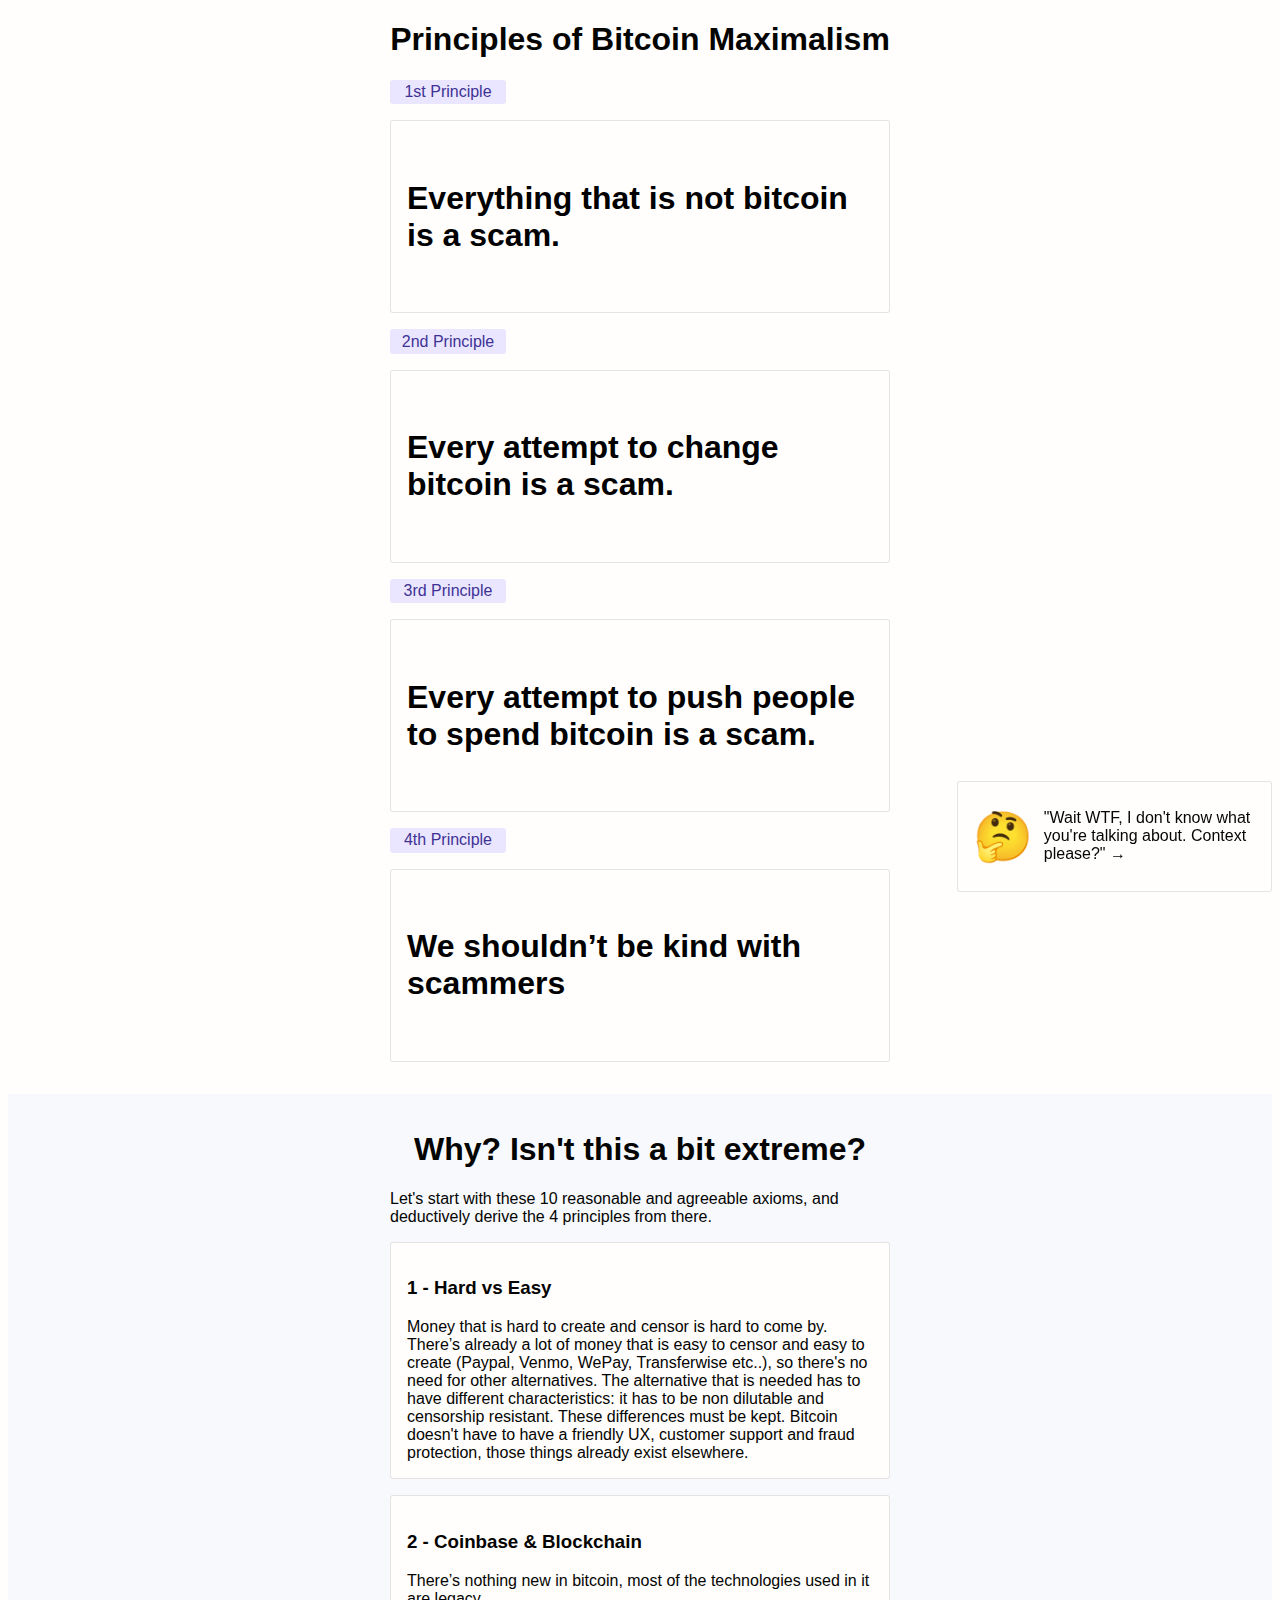
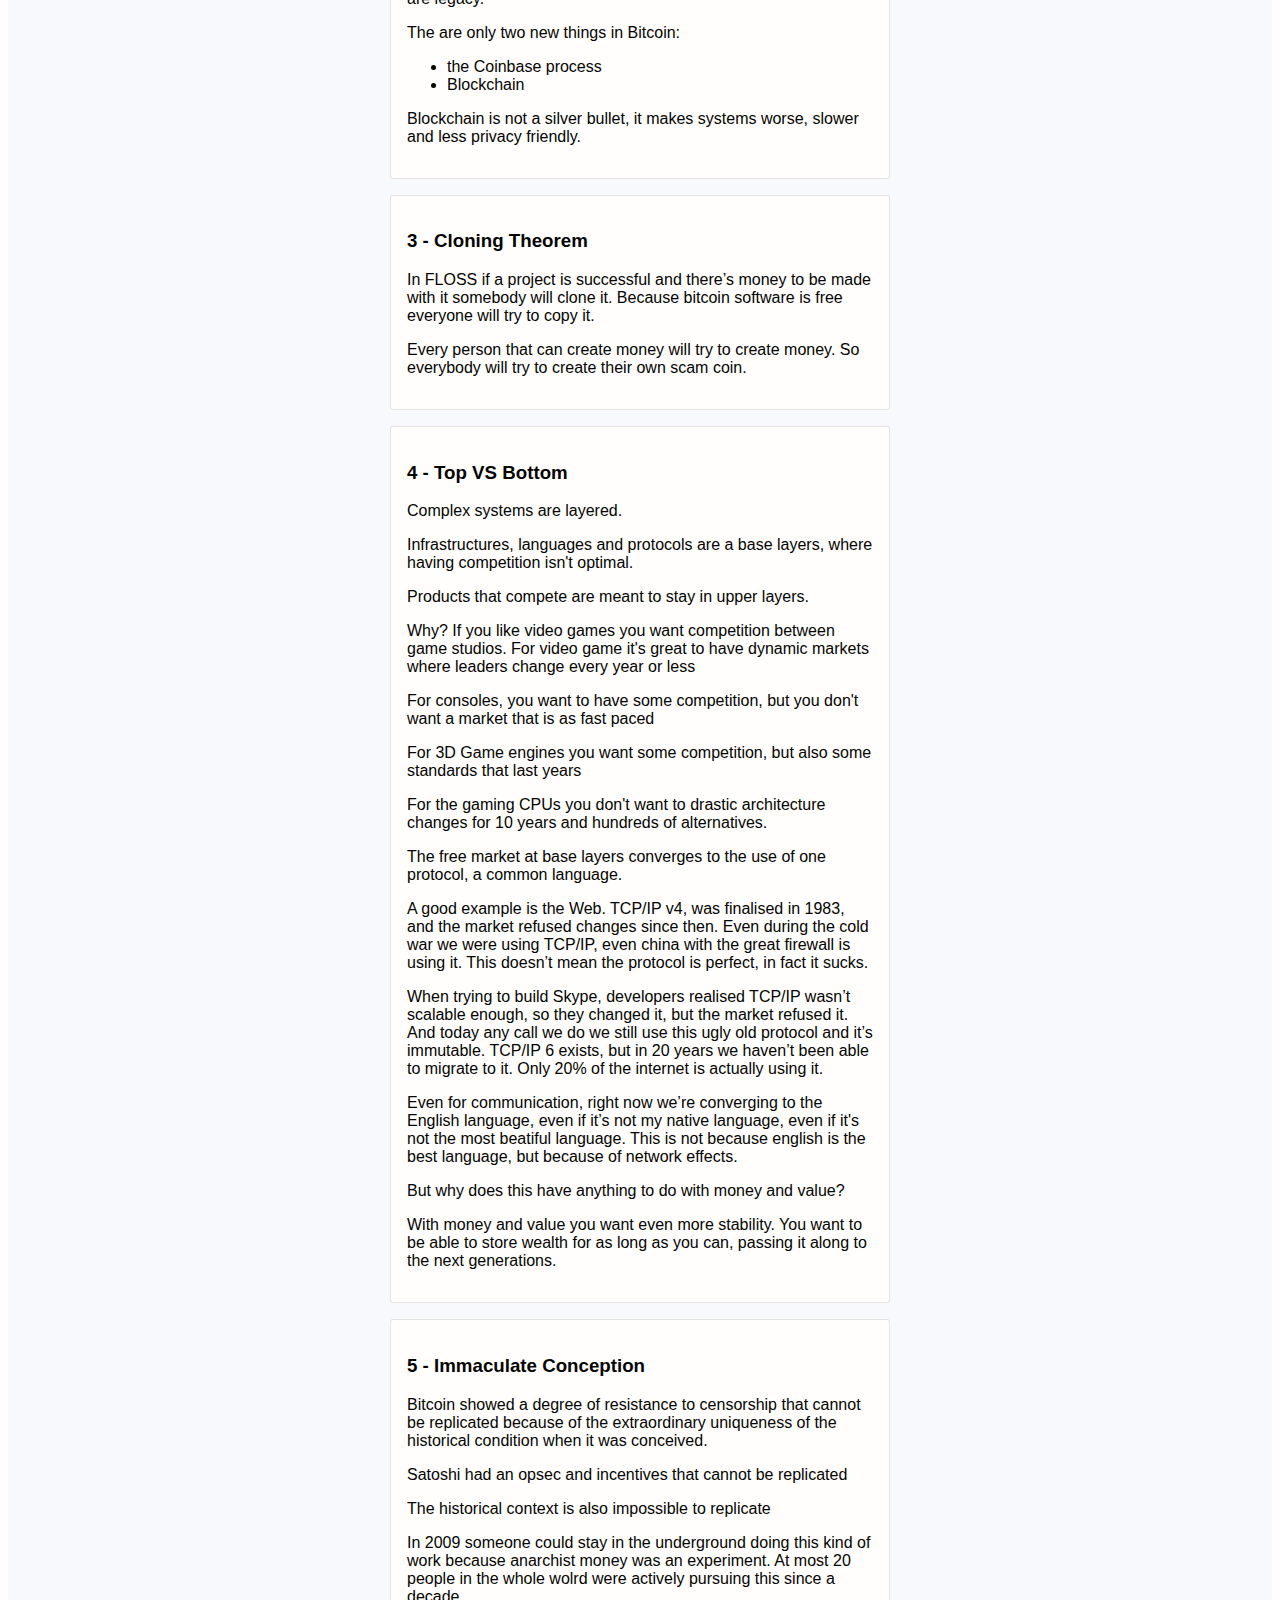
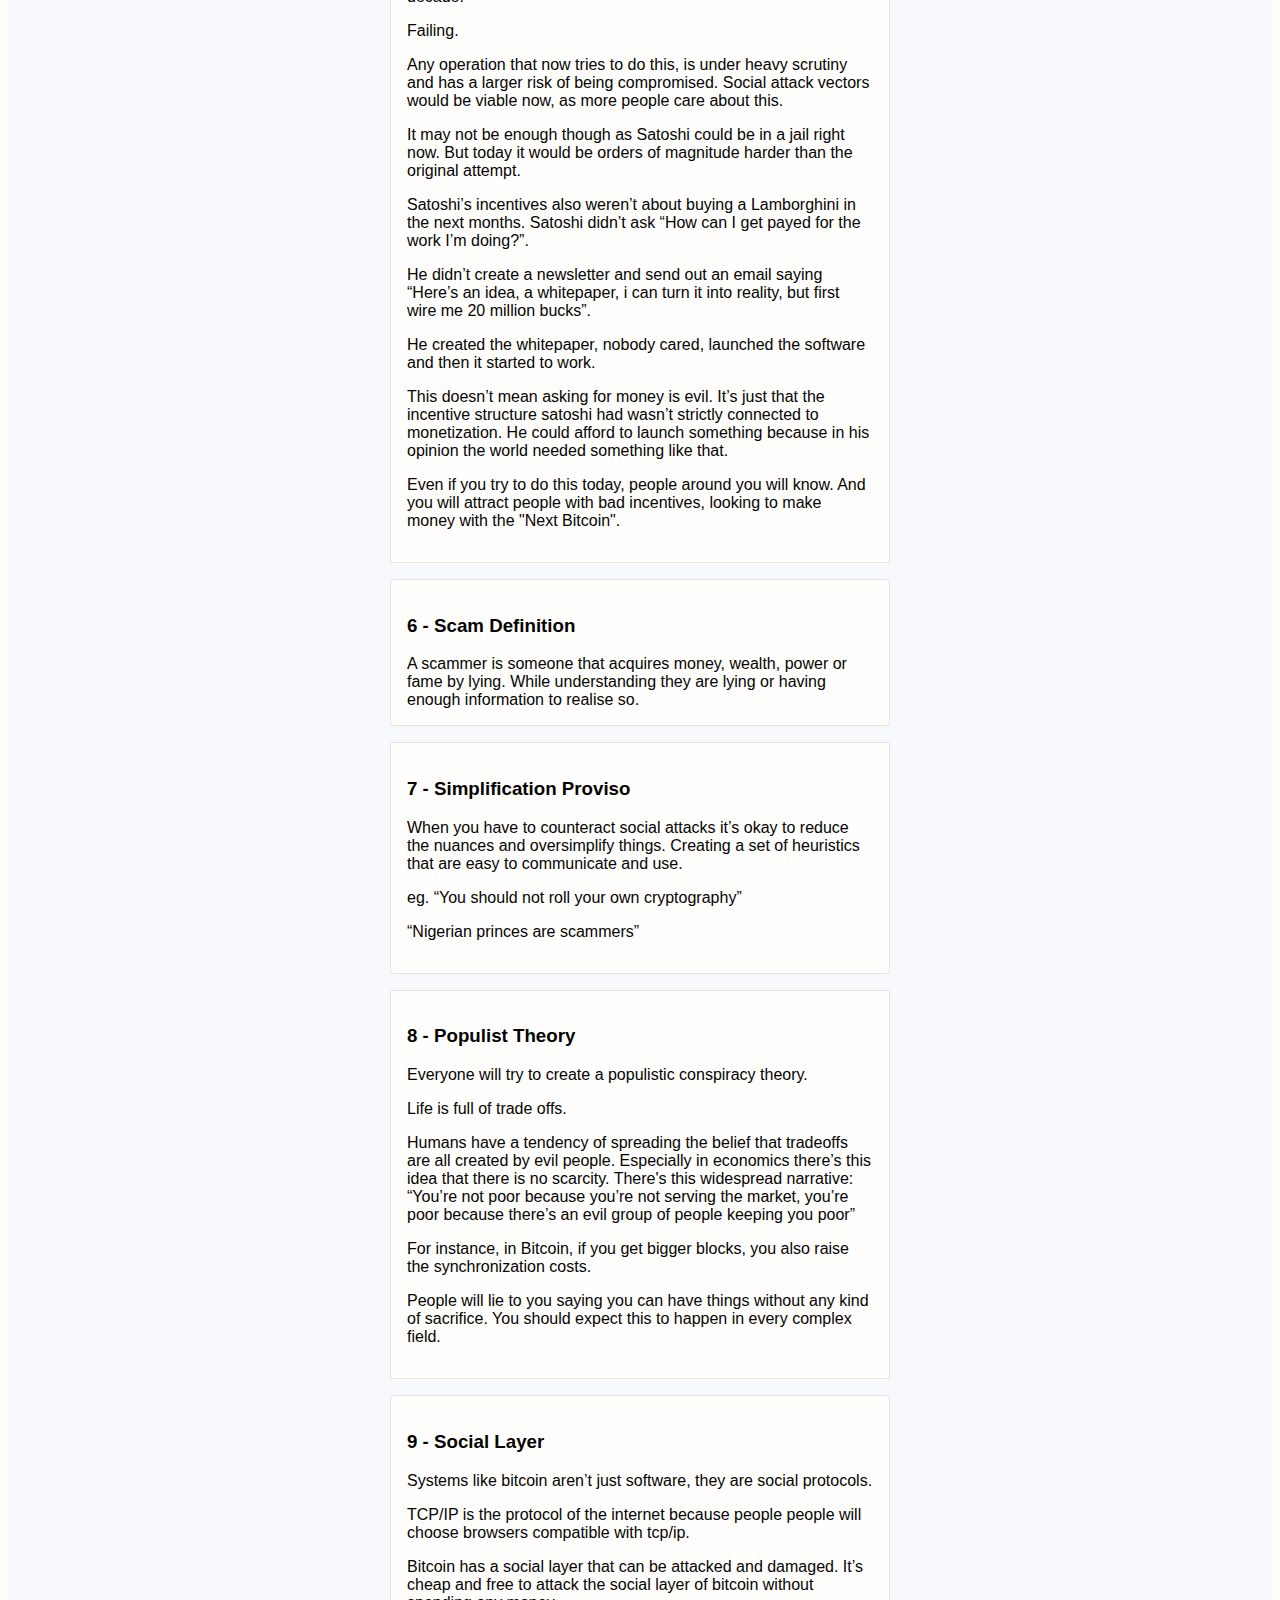
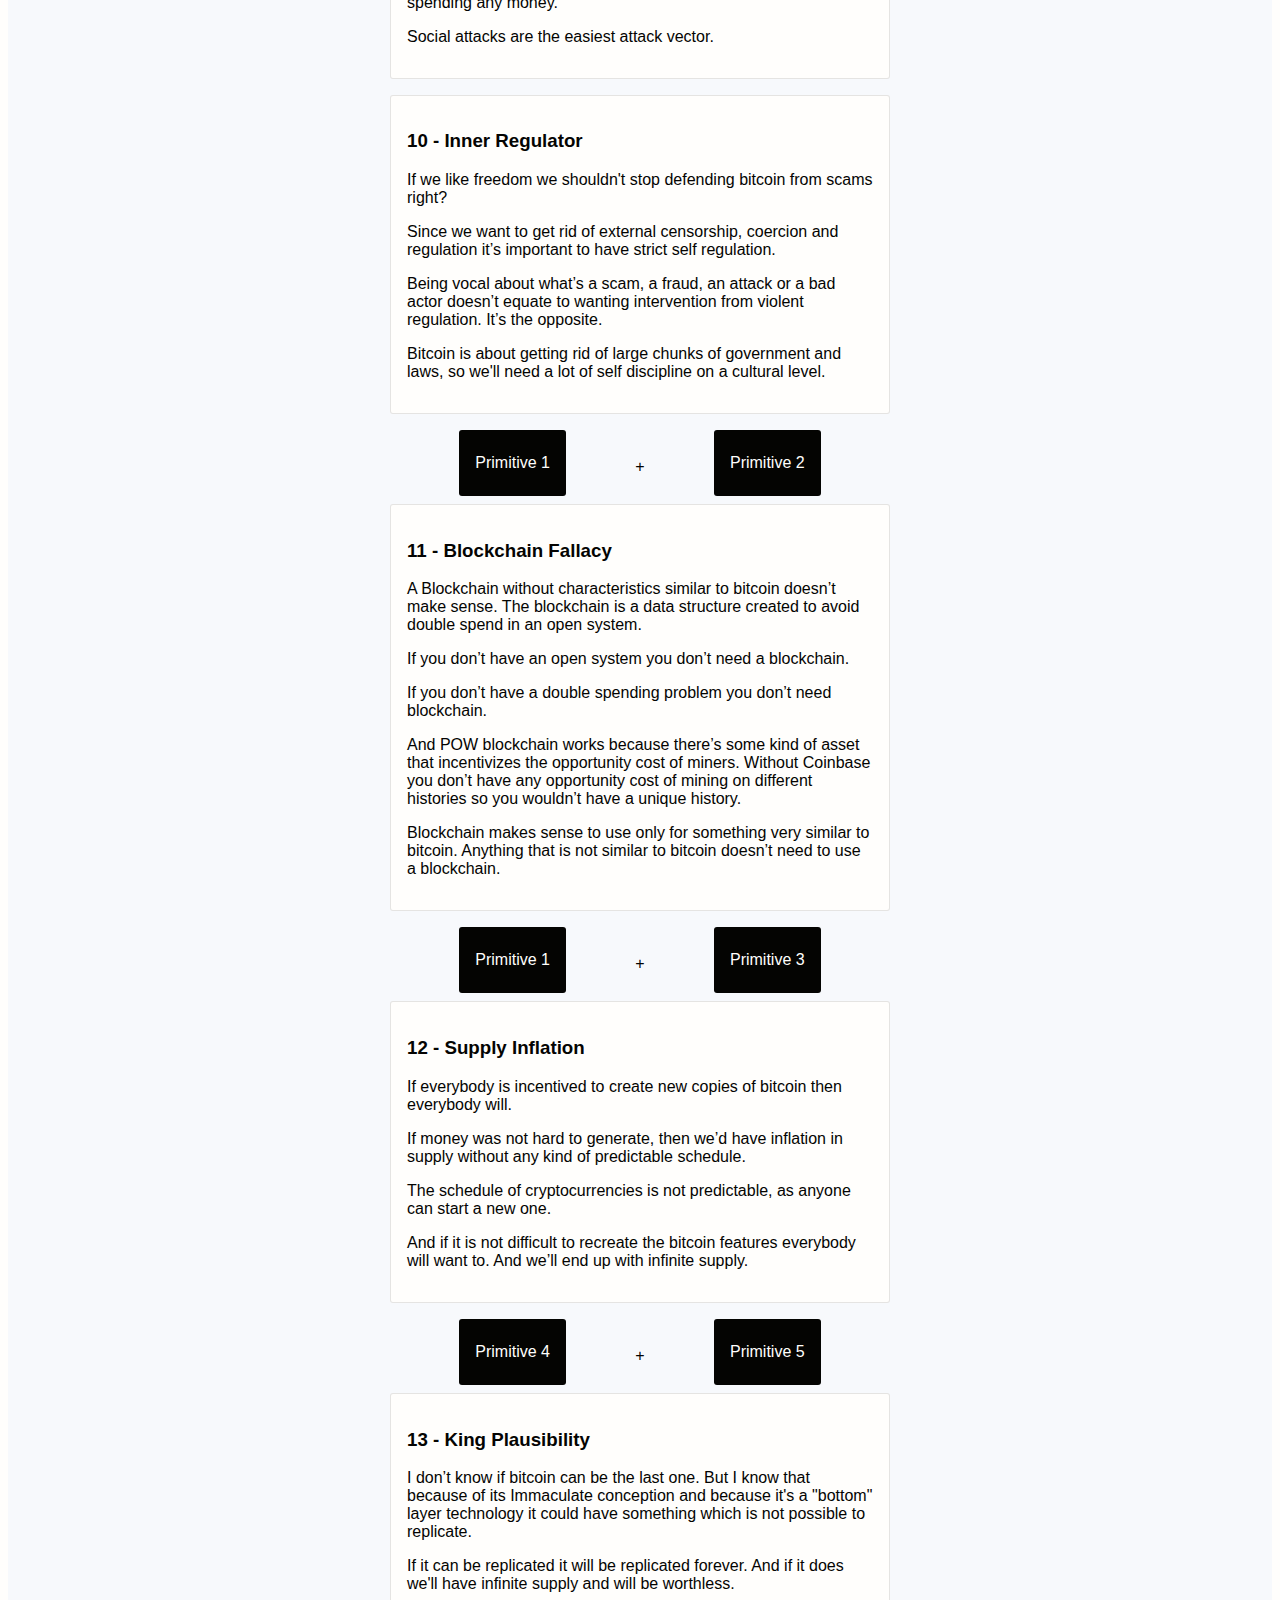
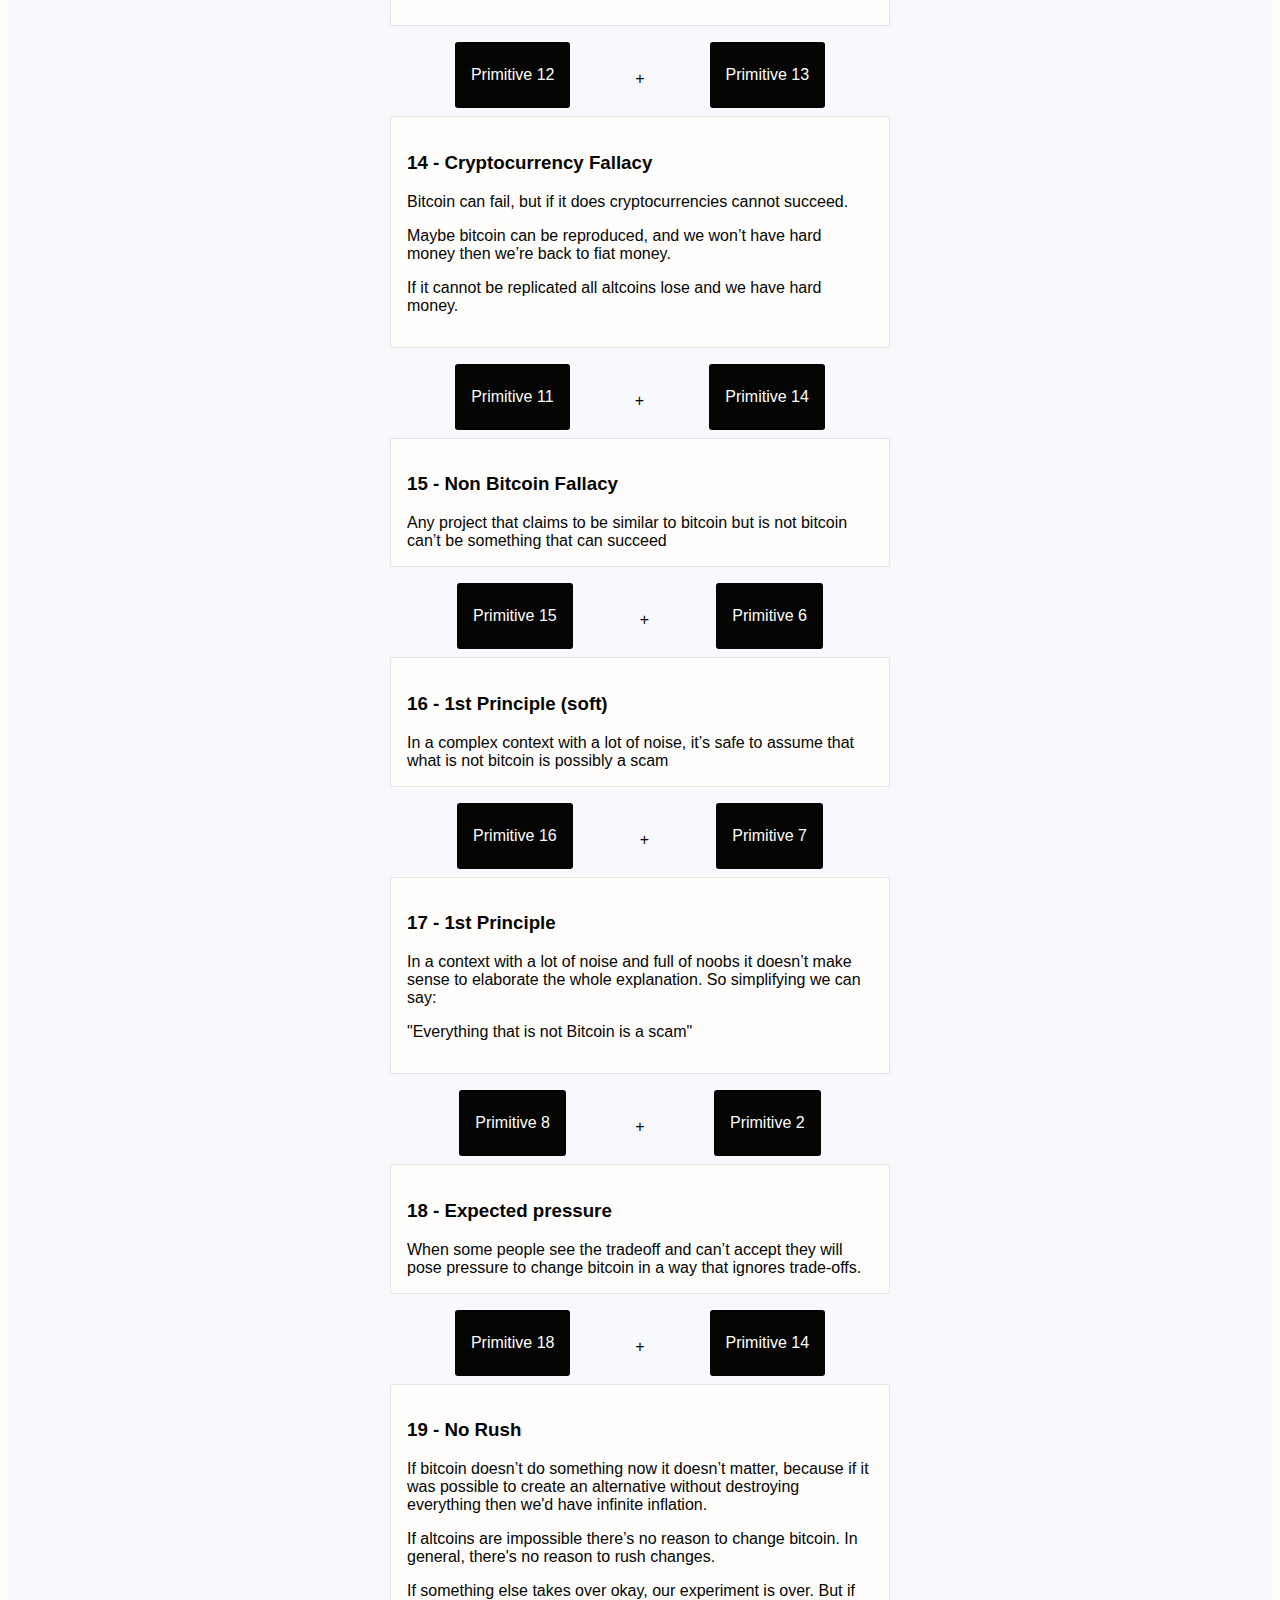
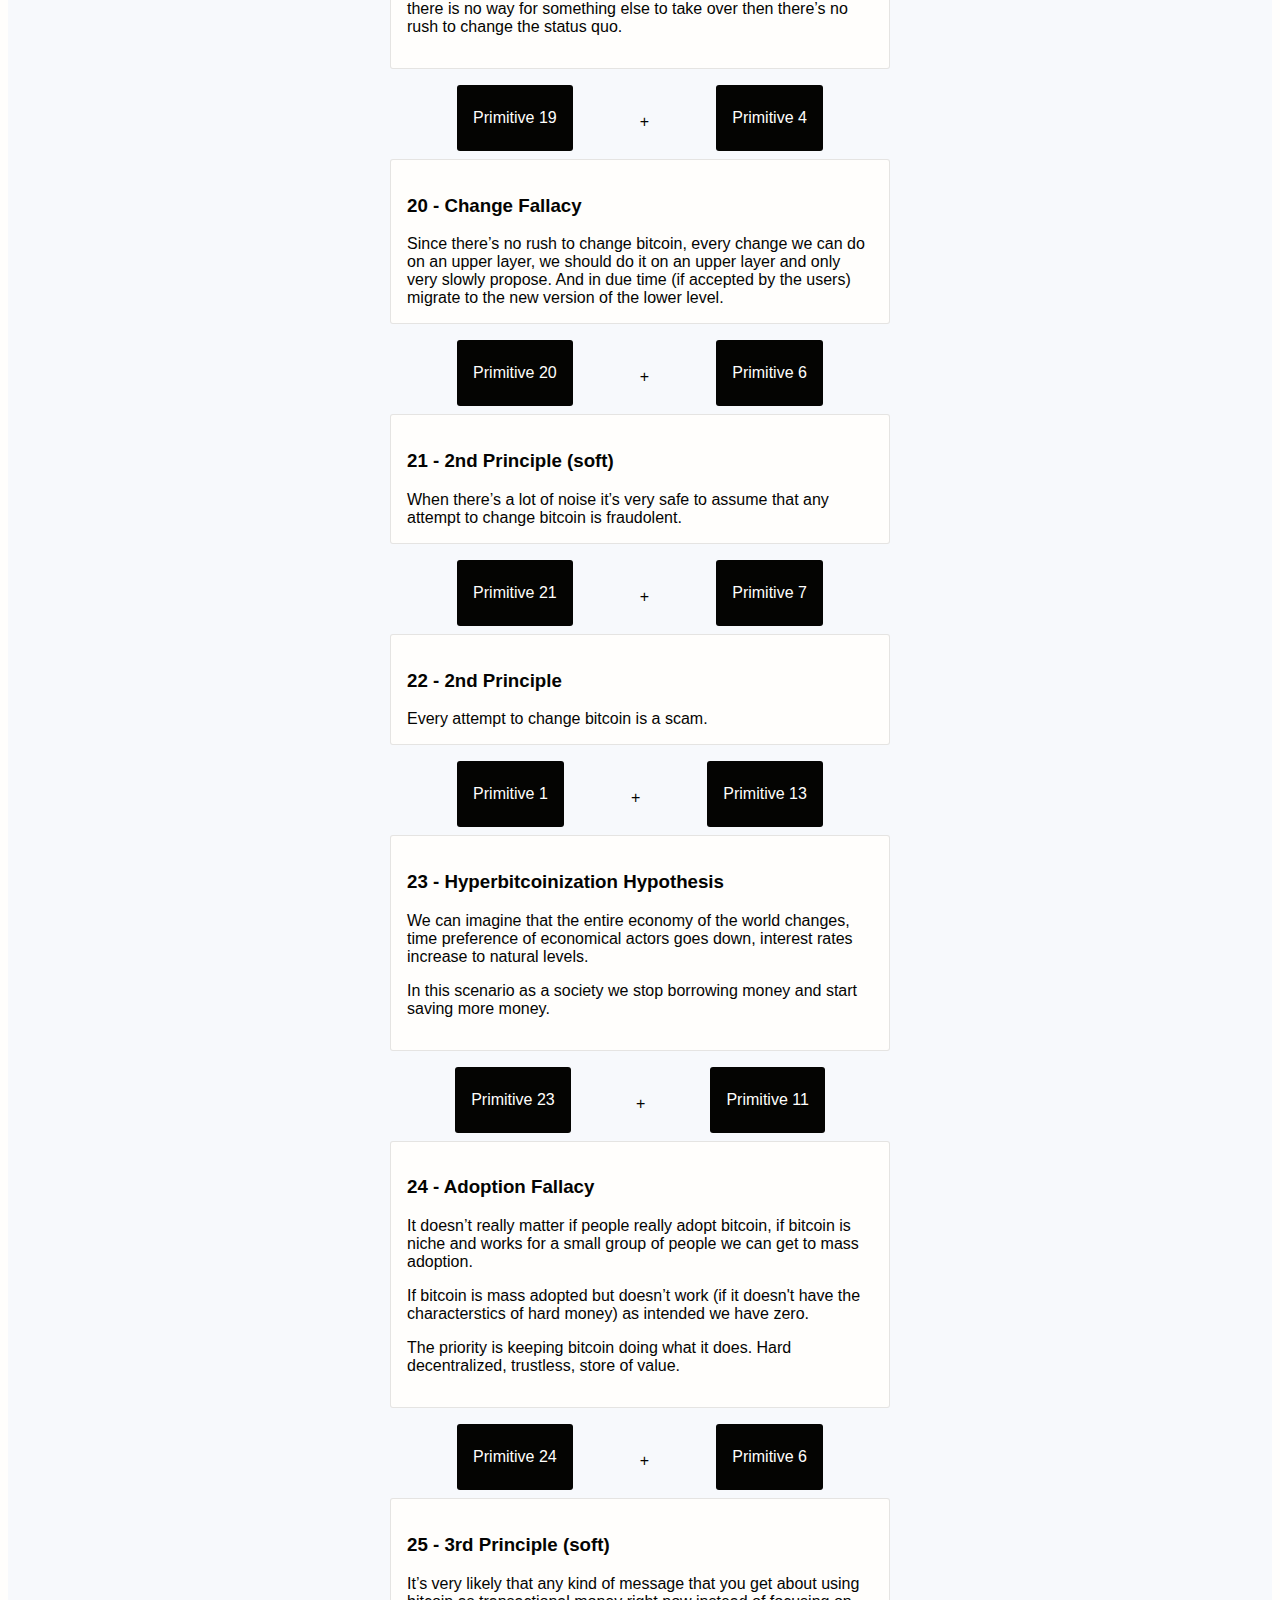
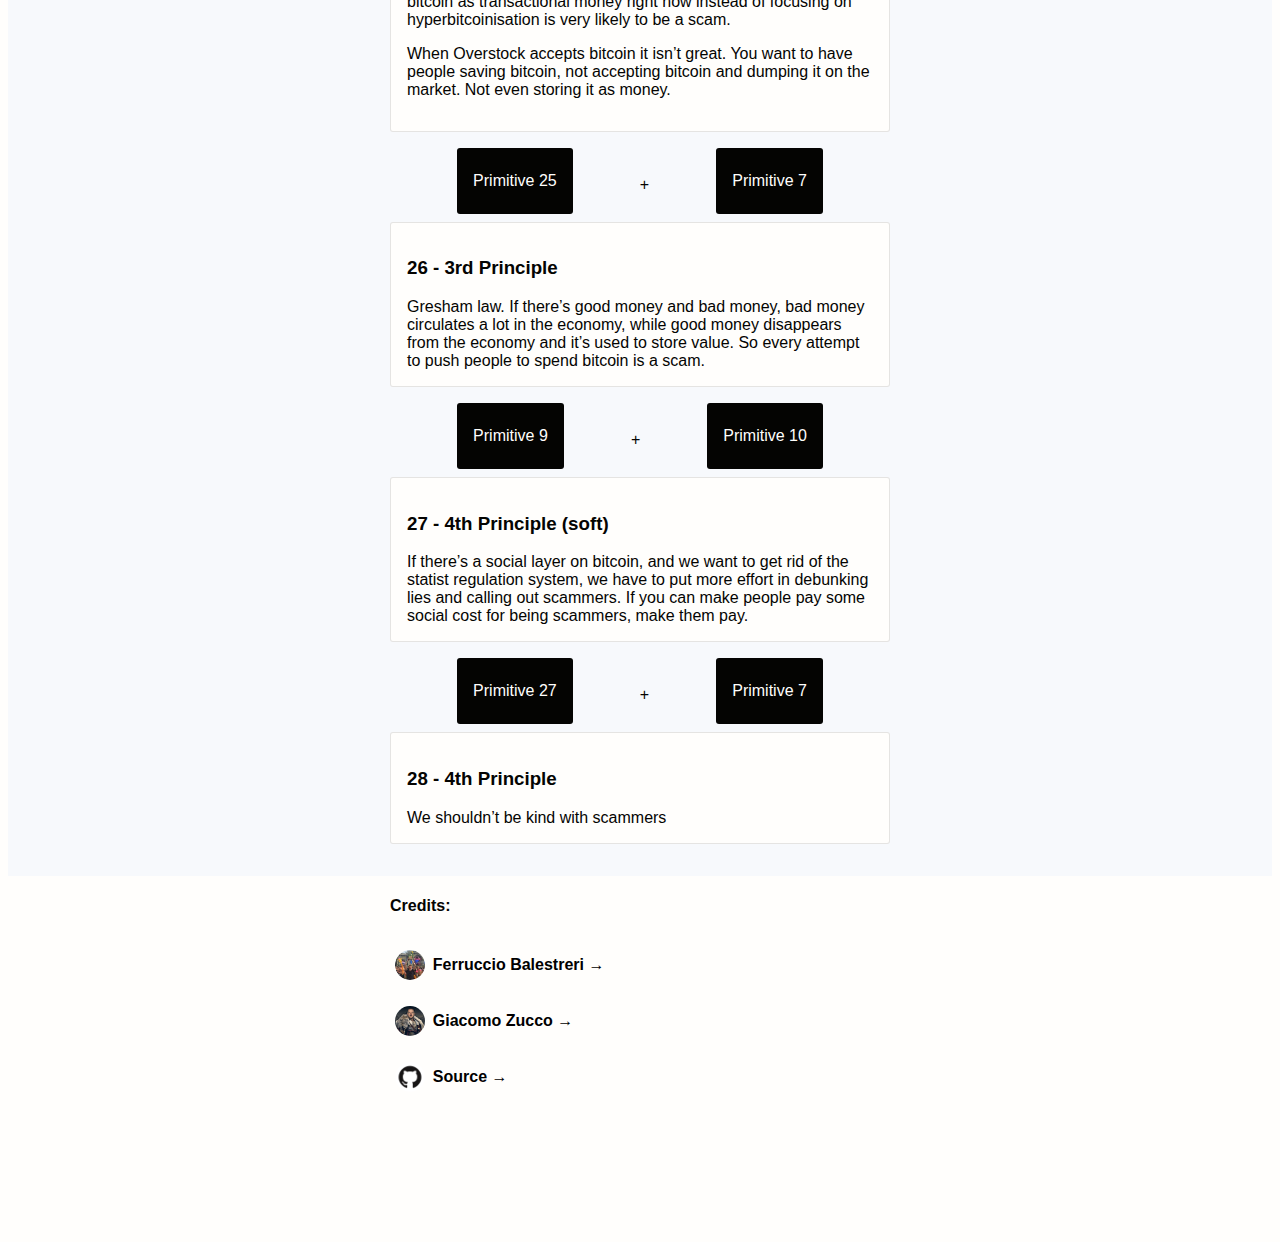
<file: docs/index.html>
<!doctype html>
<html lang="en">
  <head>
    <meta charset='utf-8'>
    <meta
      name="viewport"
      content="width=device-width, initial-scale=1, maximum-scale=1.0, user-scalable=no"
    />
    <!-- Primary Meta Tags -->
    <title>Bitcoin Maximalism Explained</title>
    <meta name="title" content="Bitcoin Maximalism Explained">
    <meta name="description" content="A logical journey towards bitcoin maximalism.">

<!-- Open Graph / Facebook -->
    <meta property="og:type" content="website">
    <meta property="og:url" content="https://bitcoin.ferrucc.io/">
    <meta property="og:title" content="Bitcoin Maximalism Explained">
    <meta property="og:description" content="A logical journey towards bitcoin maximalism.">
    <meta property="og:image" content="/img/bitcoin-meta-share.png">
    <meta property="og:image:height" content="630" />
    <meta property="og:image:width" content="1200" />

    <!-- Twitter -->
    <meta property="twitter:card" content="summary_large_image">
    <meta property="twitter:url" content="https://bitcoin.ferrucc.io/">
    <meta property="twitter:title" content="Bitcoin Maximalism Explained">
    <meta property="twitter:description" content="A logical journey towards bitcoin maximalism.">
    <meta property="twitter:image" content="/img/bitcoin-meta-share.png">
    <link href="css/screen.css" rel="stylesheet" type="text/css">
  </head>
  <body>
    <div id="app"></div>
    <script src="js/compiled/app.js"></script>
    <script>btc_maximalism_proof.core.init();</script>
  </body>
</html>
</file>
<file: docs/css/screen.css>
body {
  color: rgb(4, 4, 2);
  font-family: -apple-system, BlinkMacSystemFont, "Segoe UI", Roboto, Helvetica, Arial, sans-serif, "Apple Color Emoji", "Segoe UI Emoji","Segoe UI Symbol";
  background-color: rgb(255, 254, 252);
}

h1 {
  text-align: center;
}

.component-container {
  margin: 0 auto;
  display: block;
  max-width: 500px;
  float: none;
  width: auto;
}

.principle-header-container {
  display: block;
  border: 1px solid rgba(0,0,0,0.1);
  border-radius: 3px;
  padding: 1rem;
  max-width: 500px;
  width: auto;
  margin: 0.5rem auto;
  background: rgb(255,254,252);
}

.principle {
  font-size: 2em;
  color: black;
  text-decoration: none;
}

.label {
  color: #403294;
  text-align: center;
  background: #EAE6FF;
  max-width: 100px;
  padding-right: 0.5rem;
  padding-top: 0.2rem;
  padding-left: 0.5rem;
  padding-bottom: 0.2rem;
  border-radius: 3px;
}

.second-section {
  background: rgb(247, 249, 252);
  padding: 1rem 0;
  margin-top: 2rem;
}

.primitive-box {
  border-radius: 3px;
  border: 1px solid rgba(0,0,0,0.1);
  background: rgb(255,254,252);
  padding: 1rem;
  margin-bottom: 1rem;
}

.parent-container {
  color: rgb(255, 254, 252);
  display: flex;
  justify-content: space-evenly;
  align-content: stretch;
  align-items: center;
}

.parent-container-link {
  color: rgb(255, 254, 252);
  background: rgb(4, 4, 2);
  padding: 0.5rem 1rem;
  margin-bottom: 0.5rem;
  border-radius: 3px;
  text-decoration: none;
}

.black {
  color: rgb(4, 4, 2);
}

.credits-text {
  font-weight: 600;
  text-decoration: none;
  color: black;
  margin-left: 0.5rem;
}

.credits-image {
  width: 30px;
  height: 30px;
  margin-left: 0.1rem;
  border-radius: 100%;
}

.credits {
  display: flex;
  align-items: center;
  padding: 0.2rem;
  border-radius: 3px;
}

a:link {
  text-decoration: none;
}

.context-container {
  width: 300px;
  right: 0px;
  padding-bottom: 0;
  margin: 0.5rem;
  border: 1px solid rgba(0,0,0,0.1);
  align-items: center;
  padding: 0.4rem;
  position: fixed;
  cursor: pointer;
  border-radius: 3px;
  display: flex;
  bottom: 0px;
  transition: bottom 0.3s;
  background: rgb(255,254,252);
}

.context-gif {
  font-size: 3em;
  line-height: 0;
  margin-right: 0.5rem;
  margin-left: 0.5rem;
}

.context-please {
  font-weight: 500;
  padding: 0.2rem;
  padding-top: 0px;
  margin-top: 0px;
  padding-bottom: 0px;
  margin-bottom: 0.1rem;
}

.link {
  font-weight: 500;
  cursor: pointer;
}

.link:hover {
  text-decoration: underline;
}

.nav-button {
  bottom: 0px;
  background: rgb(255,254,252);
  z-index: 1;
  padding: 0.5rem 1rem;
  position: fixed;
  border: 1px solid rgba(0,0,0,0.1);
  border-radius: 3px;
  left: 0px;
  margin: 1rem 0.5rem;
}

.the-end {
  padding: 4rem;
}

.video-wrapper {
  position: relative;
  padding-bottom: 56.25%;
  padding-top: 25px;
  margin-bottom: 25px;
  height: 0;
}

.video-wrapper iframe {
  position: absolute;
  top: 0;
  left: 0;
  width: 100%;
  height: 100%;
}
</file>
